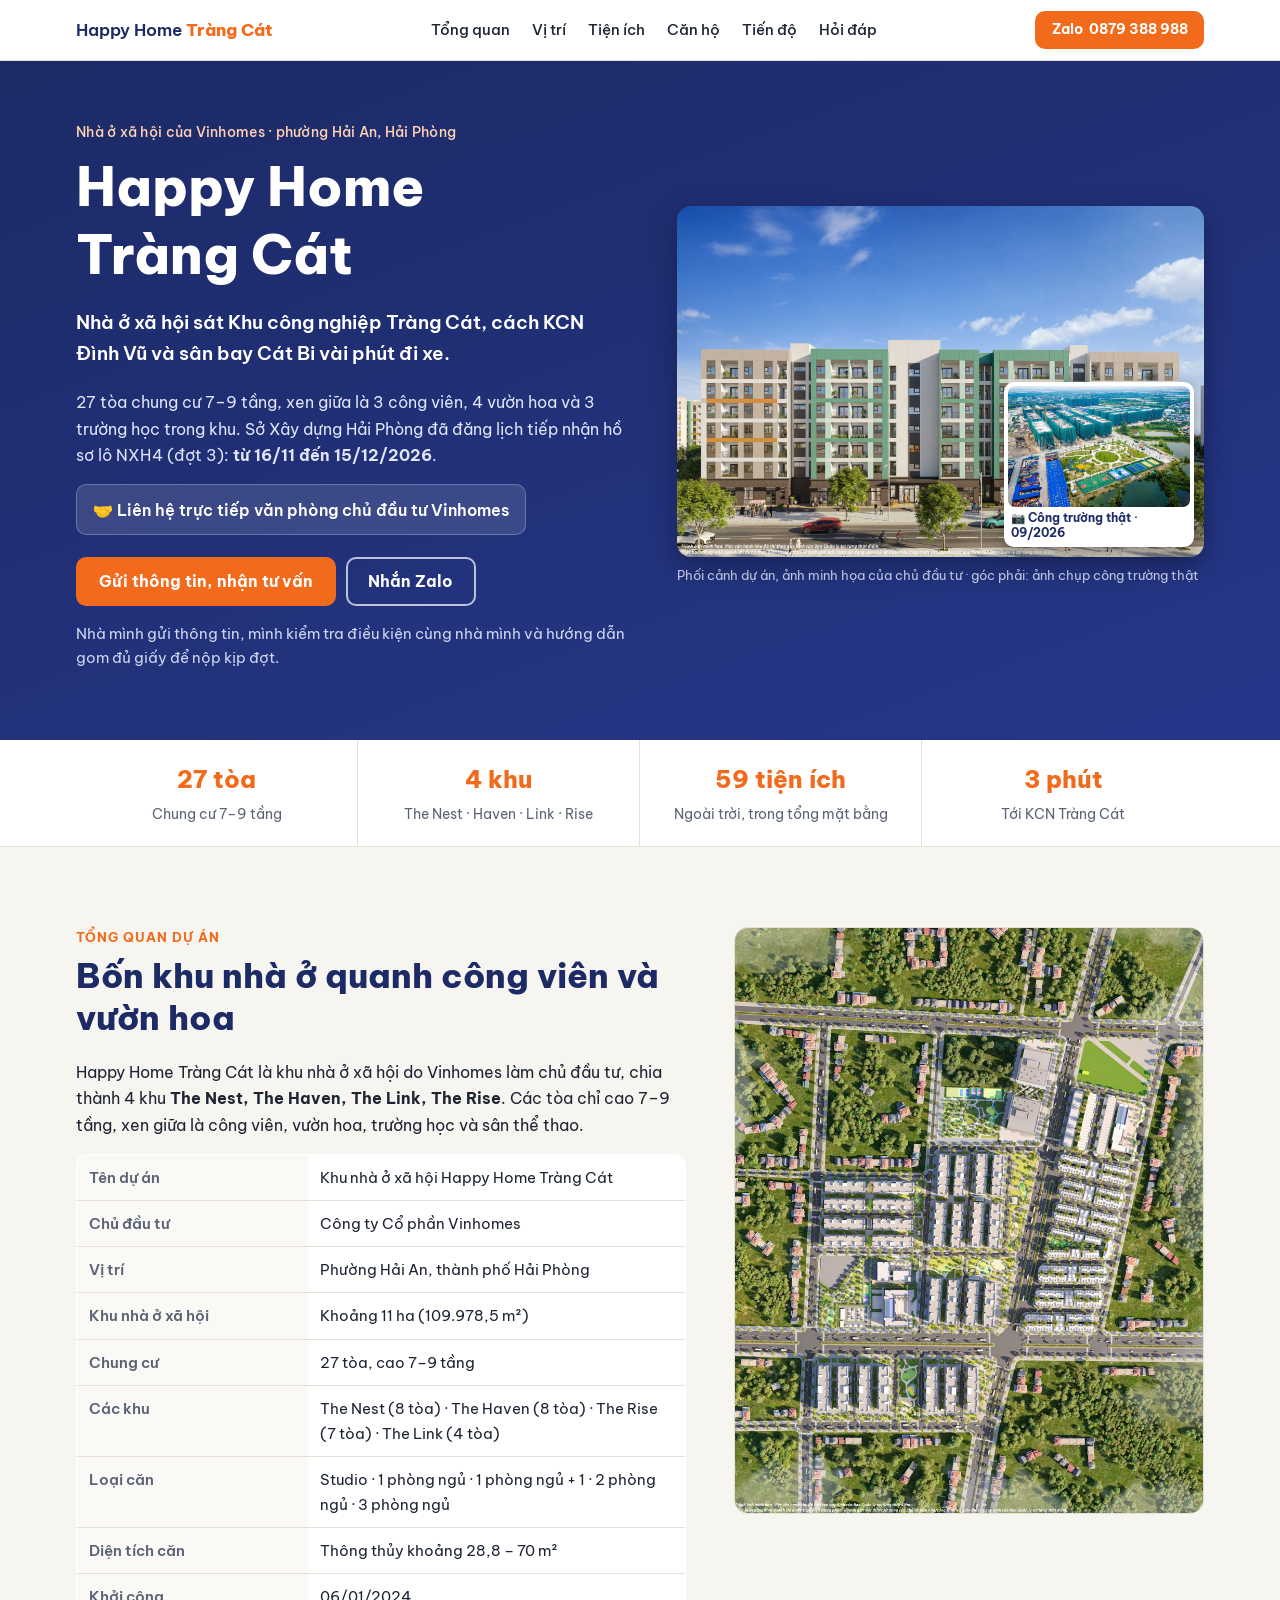
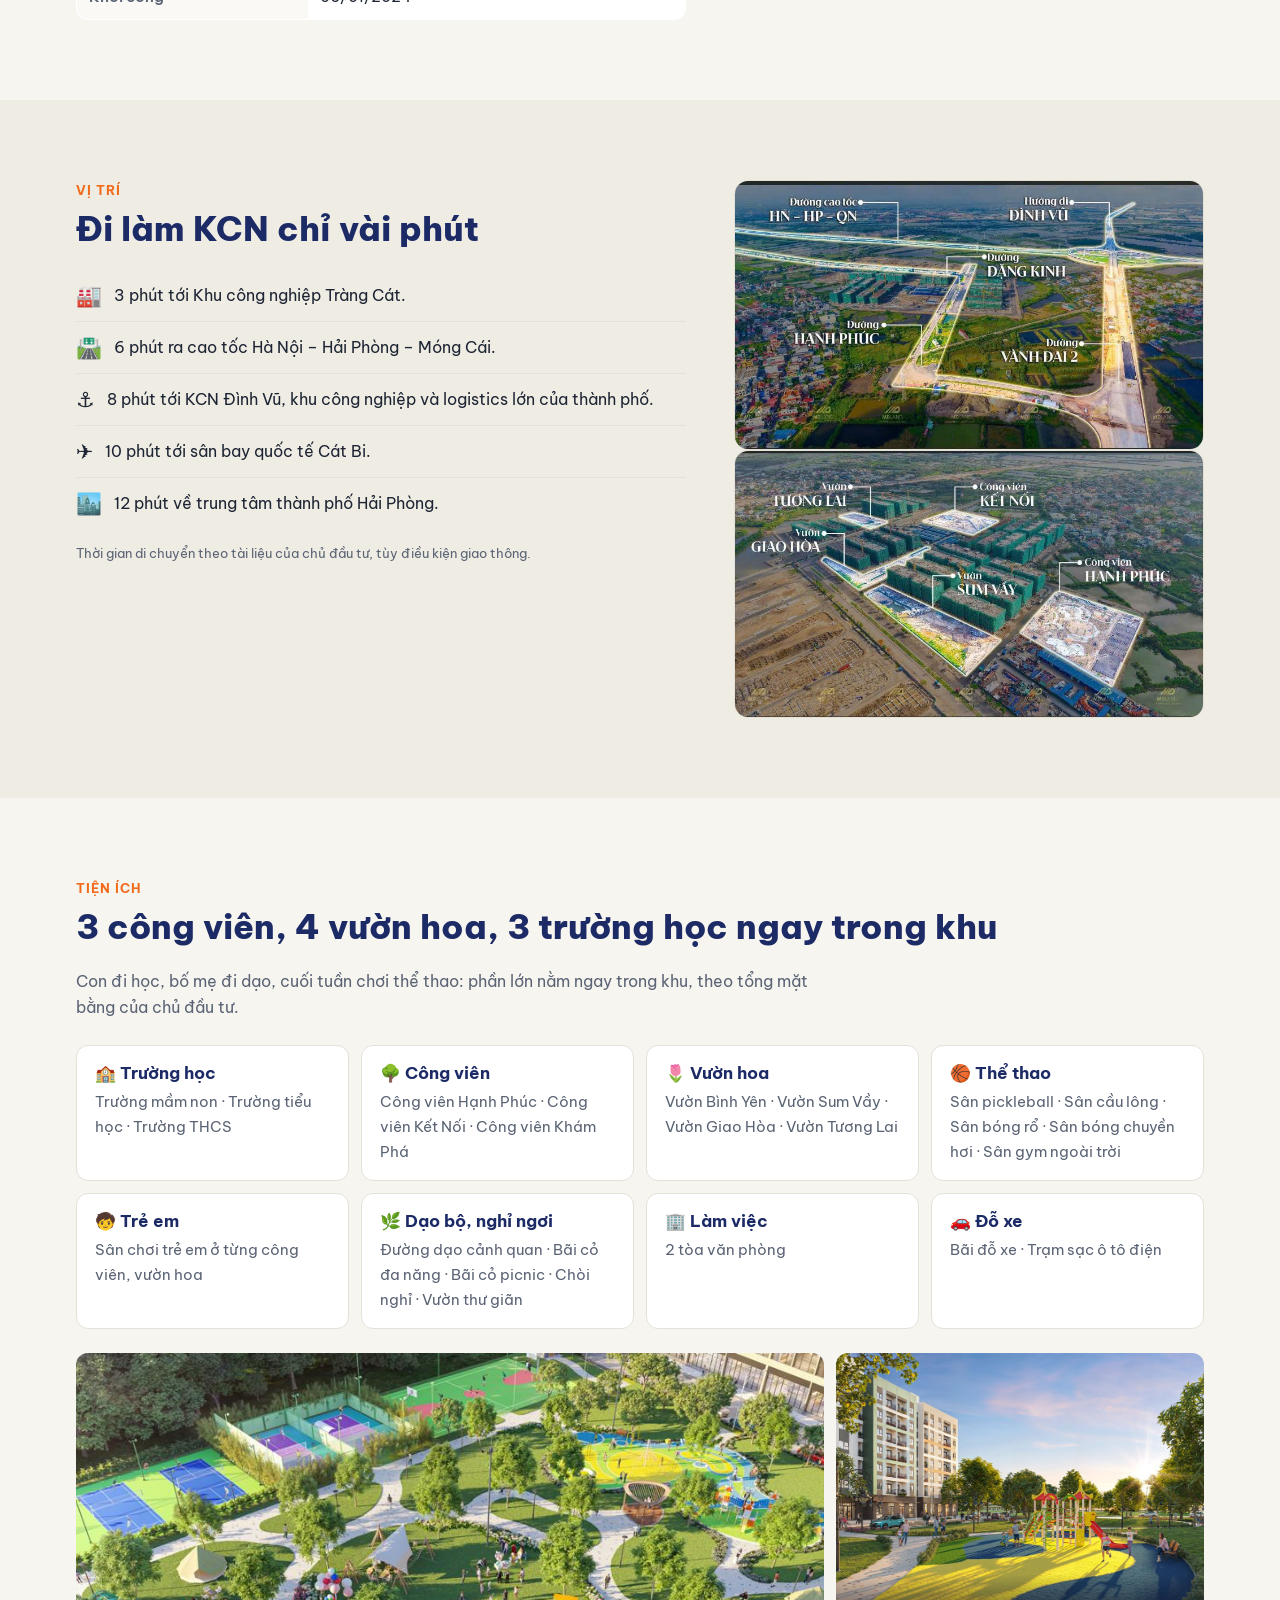
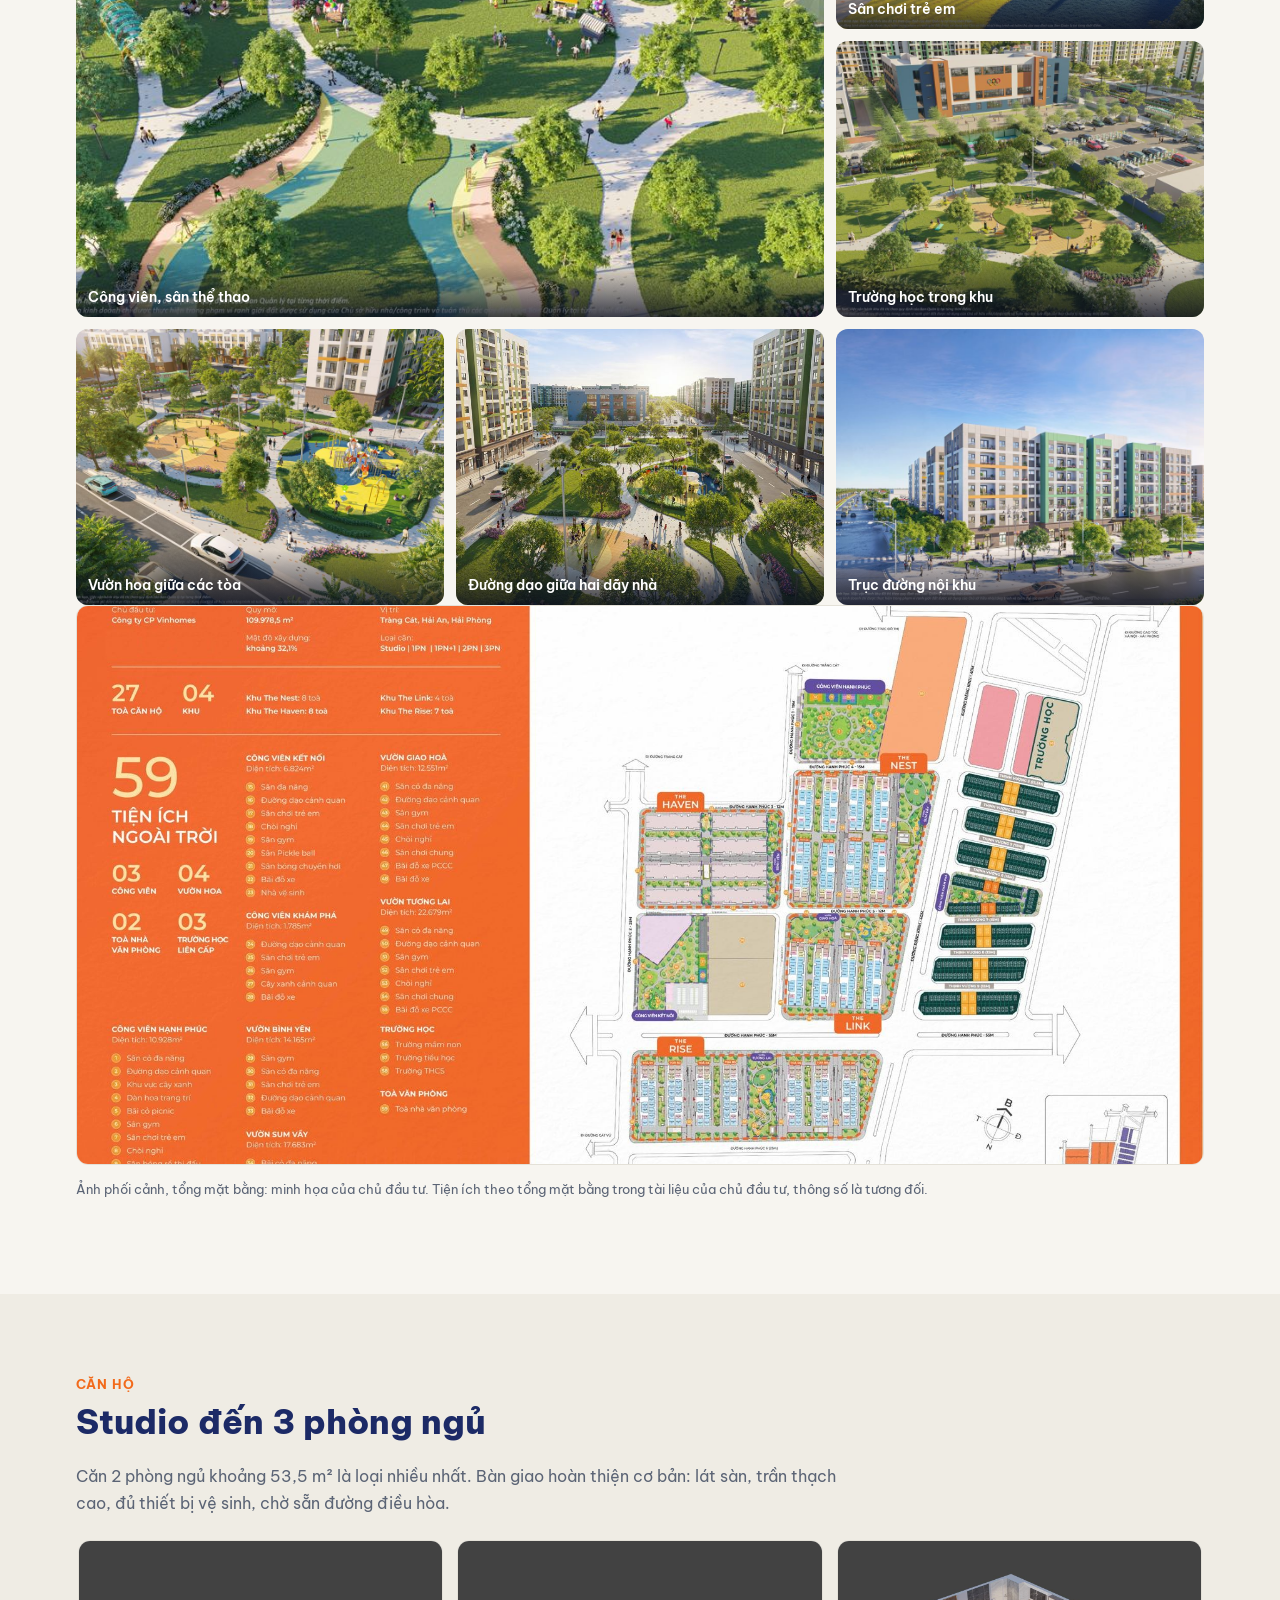
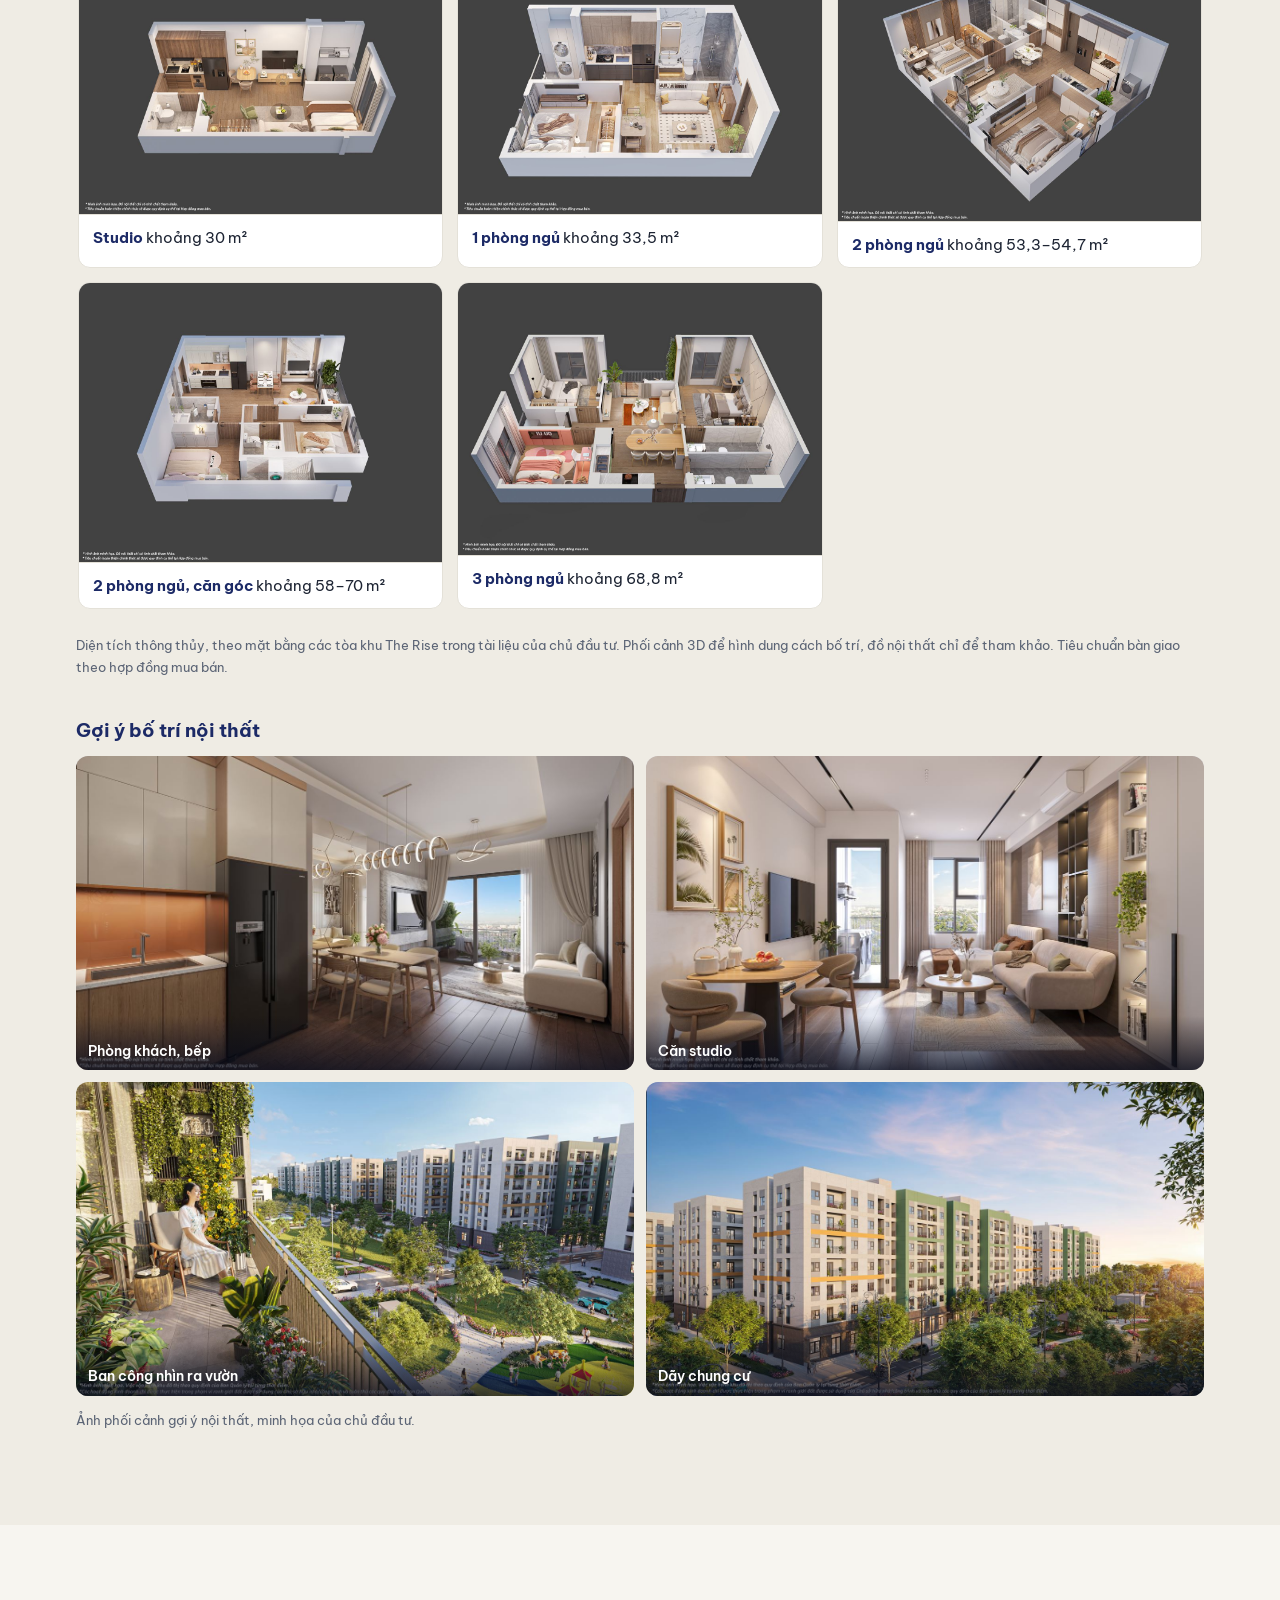
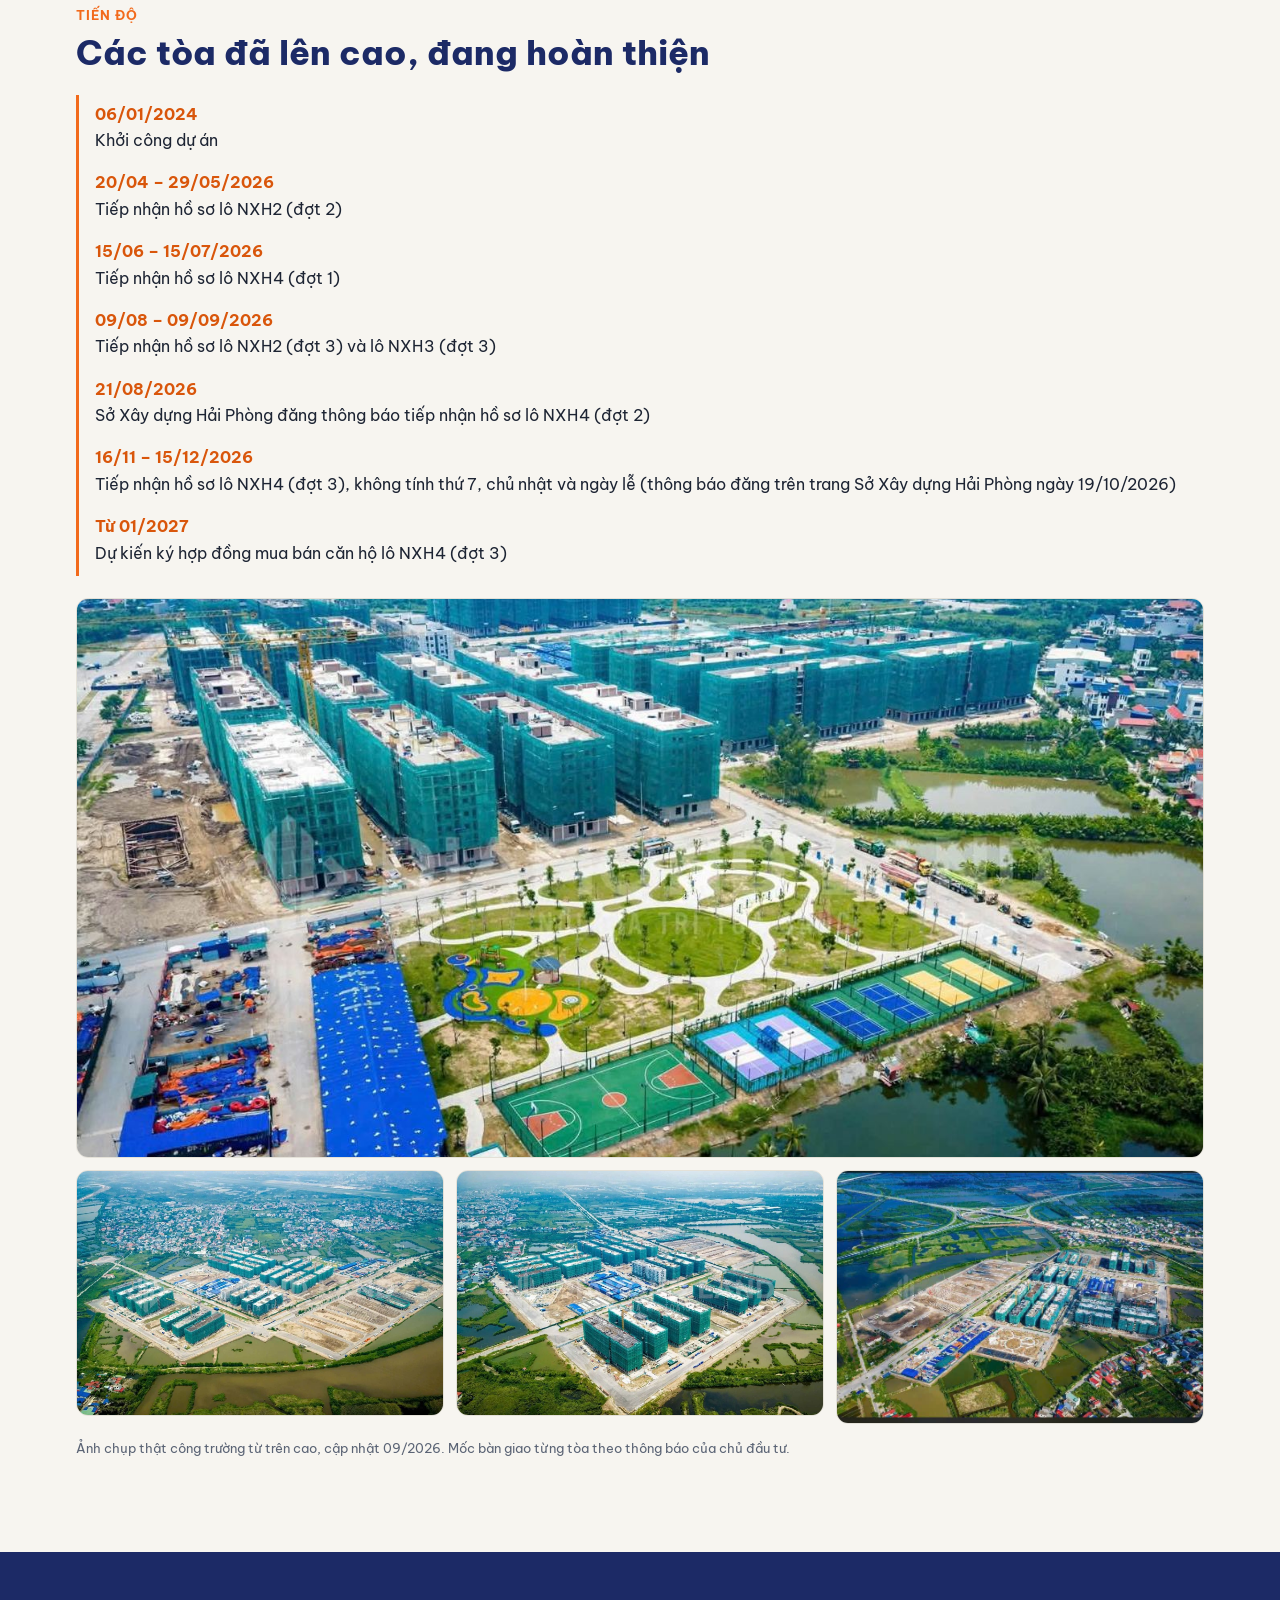
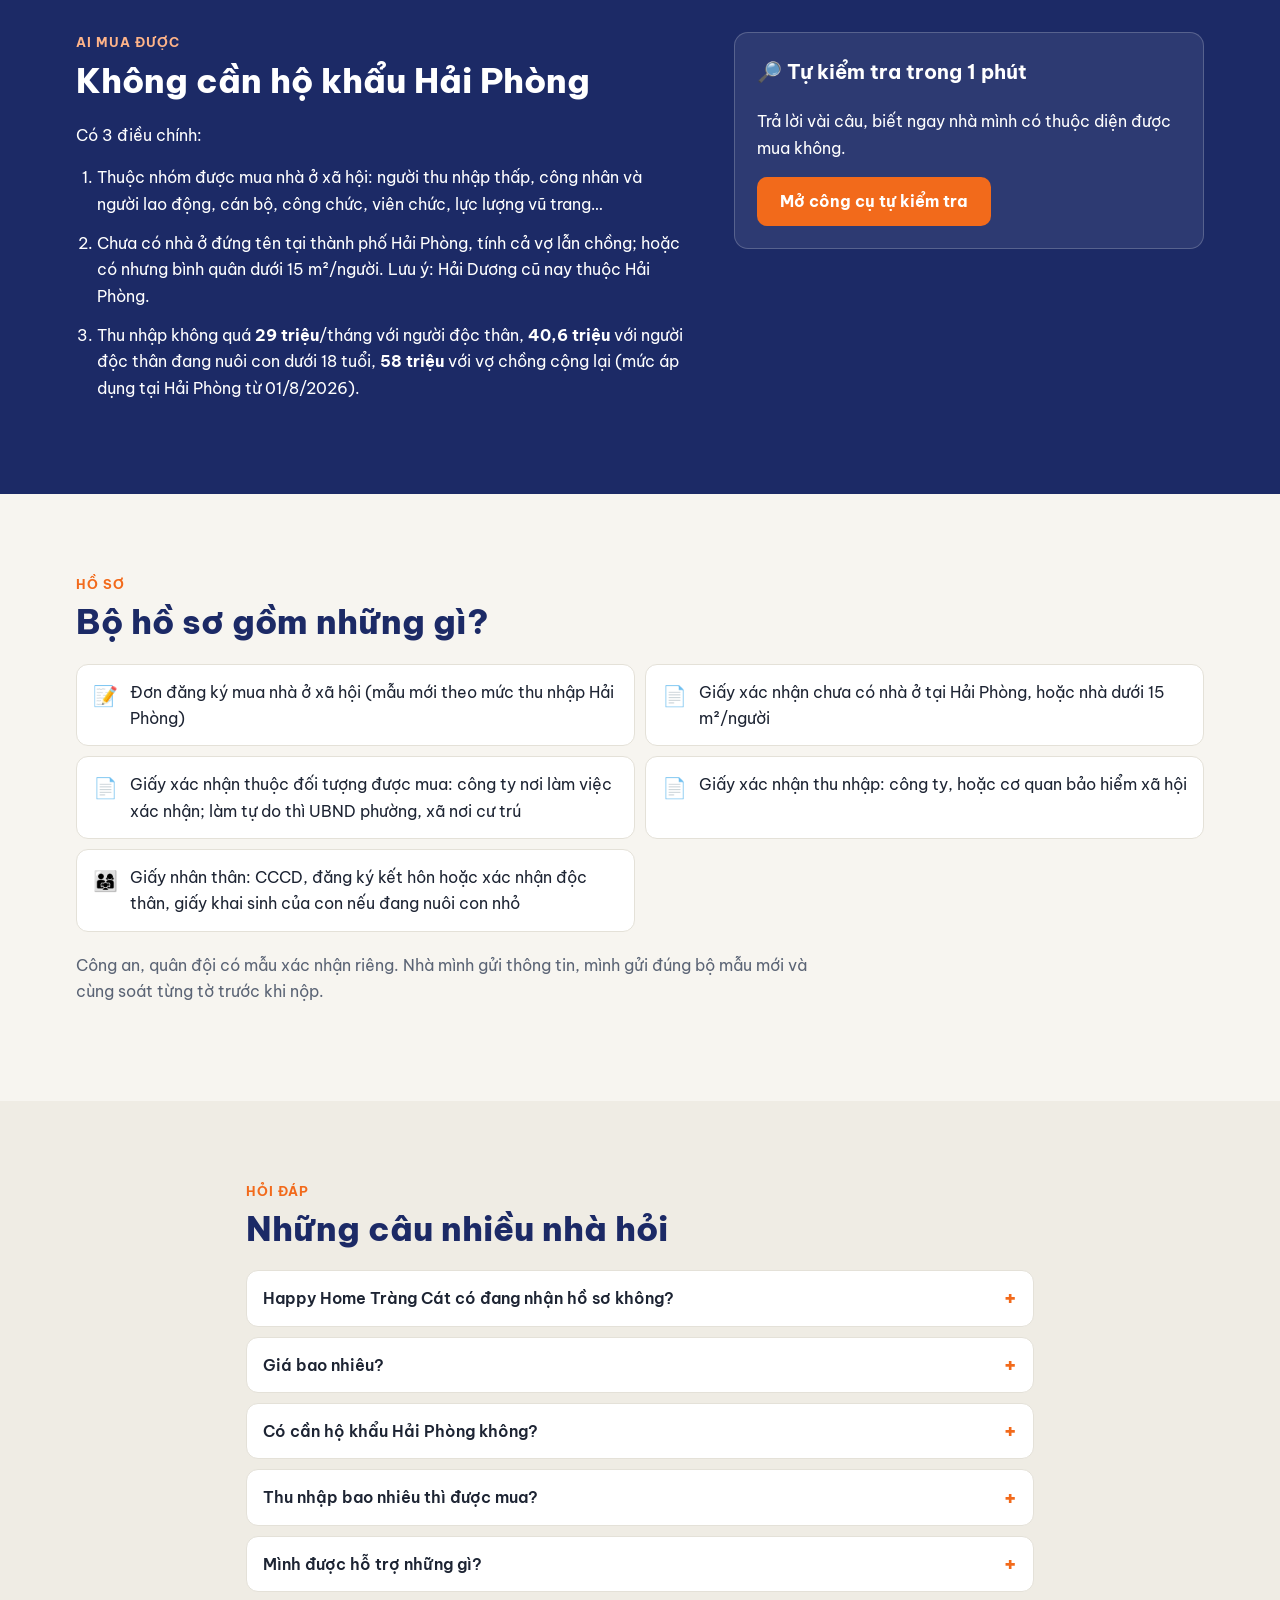
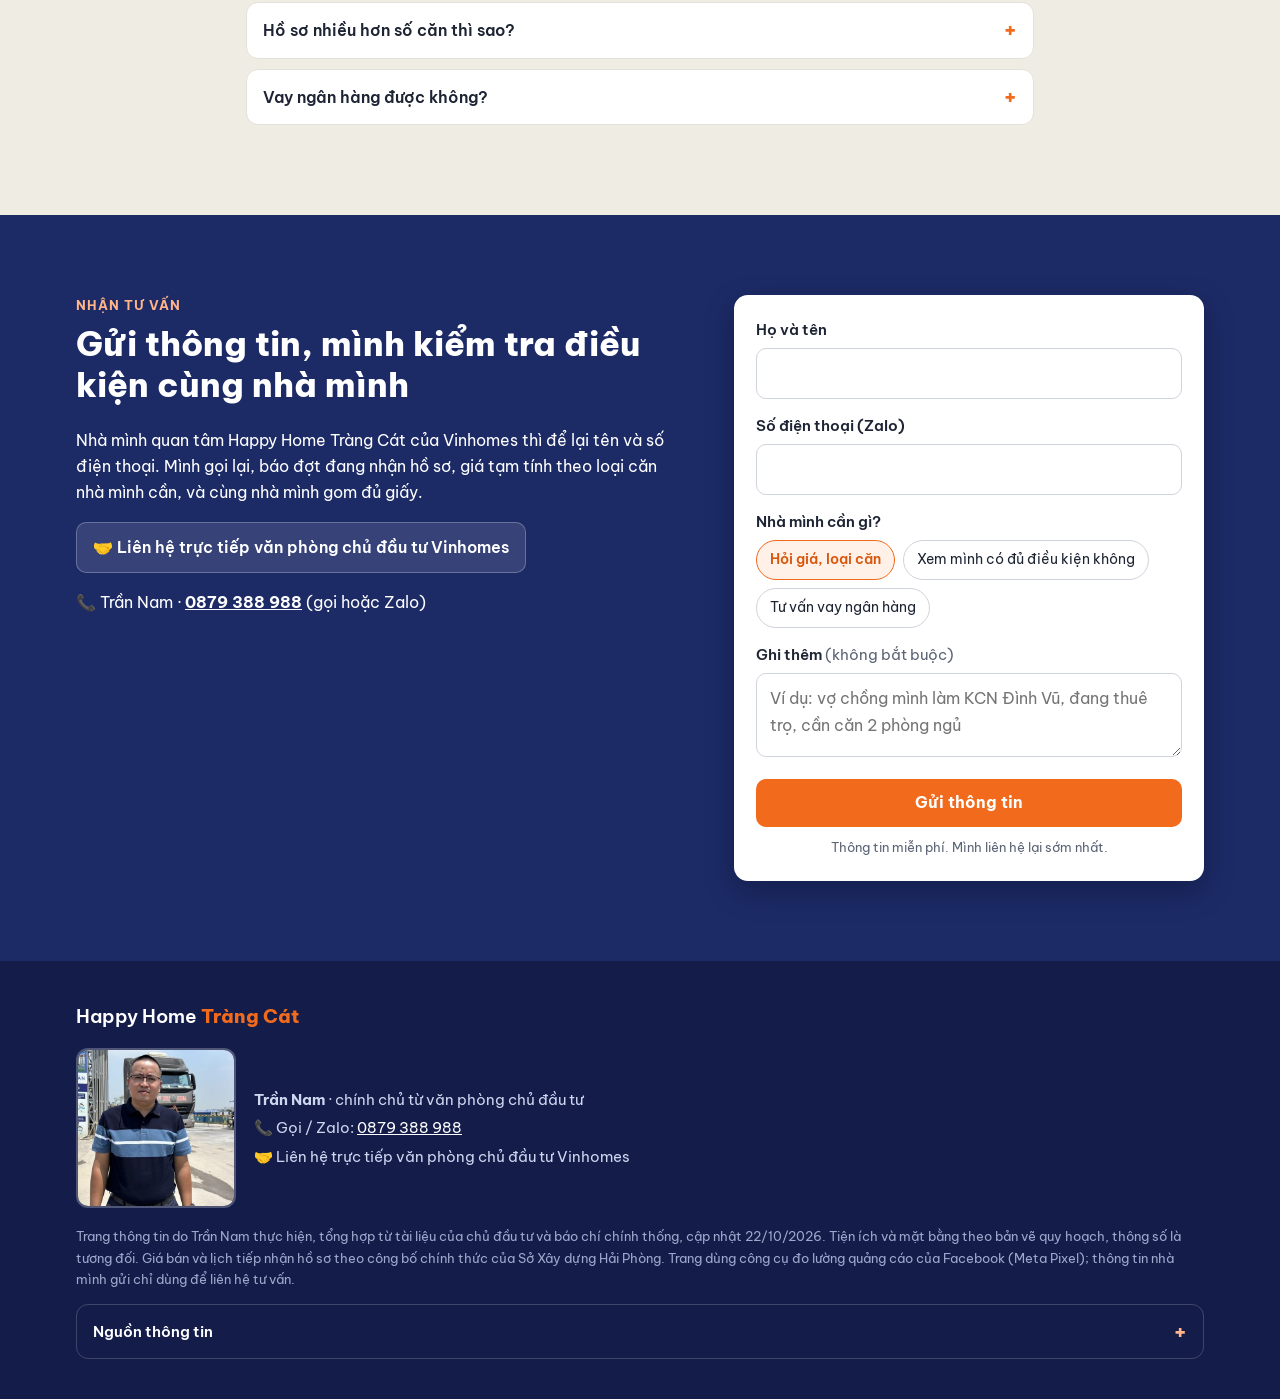
<file: index.html>
<!DOCTYPE html>
<html lang="vi">
<head>
<meta charset="UTF-8">
<meta name="viewport" content="width=device-width, initial-scale=1, viewport-fit=cover">
<title>Happy Home Tràng Cát – Nhà ở xã hội Vinhomes tại Hải Phòng</title>
<meta name="description" content="Happy Home Tràng Cát của Vinhomes: nhà ở xã hội tại phường Hải An, Hải Phòng, 27 tòa 7–9 tầng, 3 công viên, 4 vườn hoa, 3 trường học trong khu. Lô NXH4 (đợt 3) nhận hồ sơ từ 16/11 đến 15/12/2026 theo thông báo đăng trên trang Sở Xây dựng Hải Phòng. Chủ đầu tư trực tiếp, thông tin miễn phí.">
<link rel="canonical" href="https://trangcathappyhome.com/">
<meta property="og:type" content="website">
<meta property="og:url" content="https://trangcathappyhome.com/">
<meta property="og:title" content="Happy Home Tràng Cát – Nhà ở xã hội Vinhomes tại Hải Phòng">
<meta property="og:description" content="27 tòa 7–9 tầng, 3 công viên, 4 vườn hoa, 3 trường học trong khu. Lô NXH4 (đợt 3) nhận hồ sơ từ 16/11 đến 15/12/2026. Liên hệ trực tiếp văn phòng chủ đầu tư Vinhomes, thông tin miễn phí.">
<meta property="og:image" content="https://trangcathappyhome.com/img/chia-se.jpg">
<meta property="og:locale" content="vi_VN">
<meta name="theme-color" content="#1c2a66">
<link rel="icon" href="data:image/svg+xml,%3Csvg xmlns='http://www.w3.org/2000/svg' viewBox='0 0 32 32'%3E%3Crect width='32' height='32' rx='7' fill='%231c2a66'/%3E%3Cpath d='M16 6 5 15h3v10h6v-6h4v6h6V15h3z' fill='%23f26a1b'/%3E%3C/svg%3E">
<link rel="preconnect" href="https://fonts.googleapis.com">
<link rel="preconnect" href="https://fonts.gstatic.com" crossorigin>
<link href="https://fonts.googleapis.com/css2?family=Be+Vietnam+Pro:wght@400;500;600;700;800&display=swap" rel="stylesheet">
<link rel="stylesheet" href="style.css">
<script type="application/ld+json">{"@context": "https://schema.org", "@type": "WebSite", "@id": "https://trangcathappyhome.com/#web", "url": "https://trangcathappyhome.com/", "name": "Happy Home Tràng Cát", "alternateName": ["trangcathappyhome.com", "Nhà ở xã hội Tràng Cát Vinhomes"], "inLanguage": "vi-VN"}</script>
<script type="application/ld+json">{"@context": "https://schema.org", "@type": "ApartmentComplex", "@id": "https://trangcathappyhome.com/#du-an", "name": "Happy Home Tràng Cát", "description": "Khu nhà ở xã hội của Vinhomes tại phường Hải An, Hải Phòng: 27 tòa chung cư 7–9 tầng chia 4 khu The Nest, The Haven, The Link, The Rise; 3 công viên, 4 vườn hoa, 3 trường học trong khu.", "url": "https://trangcathappyhome.com/", "image": "https://trangcathappyhome.com/img/pc-toa-nha.jpg", "address": {"@type": "PostalAddress", "addressLocality": "Phường Hải An", "addressRegion": "Hải Phòng", "addressCountry": "VN"}}</script>
<script type="application/ld+json">{"@context": "https://schema.org", "@type": "FAQPage", "mainEntity": [{"@type": "Question", "name": "Happy Home Tràng Cát có đang nhận hồ sơ không?", "acceptedAnswer": {"@type": "Answer", "text": "Có lịch mới: Sở Xây dựng Hải Phòng đã đăng thông báo của chủ đầu tư ngày 19/10/2026, lô NXH4 (đợt 3) tiếp nhận hồ sơ từ 16/11/2026 đến hết 15/12/2026 (không tính thứ 7, chủ nhật và ngày lễ), dự kiến ký hợp đồng mua bán từ tháng 01/2027. Nhà mình nhắn mình để kiểm tra điều kiện và gom đủ giấy trước ngày mở nhận, mình báo đúng theo thông tin mới nhất."}}, {"@type": "Question", "name": "Giá bao nhiêu?", "acceptedAnswer": {"@type": "Answer", "text": "Giá nhà ở xã hội là giá tạm tính theo từng đợt, khác nhau theo loại căn và diện tích. Mình không đăng giá lên mạng vì mỗi đợt một khác, dễ gây hiểu nhầm. Nhà mình để lại số điện thoại, mình gọi báo giá tạm tính đúng loại căn nhà mình cần."}}, {"@type": "Question", "name": "Có cần hộ khẩu Hải Phòng không?", "acceptedAnswer": {"@type": "Answer", "text": "Không cần. Điều được xét là nhà mình chưa có nhà ở đứng tên tại thành phố Hải Phòng (tính cả vợ lẫn chồng), đúng nhóm được mua và thu nhập không vượt mức. Lưu ý: Hải Dương cũ đã nhập vào Hải Phòng, nên nhà đứng tên ở Hải Dương cũ cũng tính là nhà tại Hải Phòng."}}, {"@type": "Question", "name": "Thu nhập bao nhiêu thì được mua?", "acceptedAnswer": {"@type": "Answer", "text": "Tại Hải Phòng, từ 01/8/2026: độc thân không quá 29 triệu/tháng, độc thân đang nuôi con dưới 18 tuổi không quá 40,6 triệu/tháng, vợ chồng cộng lại không quá 58 triệu/tháng."}}, {"@type": "Question", "name": "Mình được hỗ trợ những gì?", "acceptedAnswer": {"@type": "Answer", "text": "Nhà mình hướng dẫn hồ sơ miễn phí, tận tâm từng bước đến ngày nhận nhà: soát điều kiện, chỉ từng tờ giấy cần xin, soát bộ hồ sơ trước khi nộp. Mình không giữ giấy gốc của ai."}}, {"@type": "Question", "name": "Hồ sơ nhiều hơn số căn thì sao?", "acceptedAnswer": {"@type": "Answer", "text": "Hồ sơ hợp lệ nộp khi căn còn thì được xét mua theo quy định; chỉ bốc thăm khi hồ sơ hợp lệ nhiều hơn số căn của đợt. Vì vậy nhà nào gom đủ giấy sớm thì chủ động hơn, không bao giờ thiệt."}}, {"@type": "Question", "name": "Vay ngân hàng được không?", "acceptedAnswer": {"@type": "Answer", "text": "Được. Khi đã ký hợp đồng mua, nhà mình vay được Ngân hàng Chính sách xã hội tối đa 80% giá trị hợp đồng, thời hạn tối đa 25 năm. Mình hướng dẫn cả phần vay khi nhà mình cần."}}]}</script>
</head>
<body>

<header class="dau">
  <div class="khung dau-trong">
    <a href="#" class="ten-trang">Happy Home <b>Tràng Cát</b></a>
    <nav class="menu" aria-label="Mục lục">
      <a href="#tong-quan">Tổng quan</a>
      <a href="#vi-tri">Vị trí</a>
      <a href="#tien-ich">Tiện ích</a>
      <a href="#can-ho">Căn hộ</a>
      <a href="#tien-do">Tiến độ</a>
      <a href="#hoi-dap">Hỏi đáp</a>
    </nav>
    <a class="nut nut-zalo nho" href="https://zalo.me/0879388988" target="_blank" rel="noopener">Zalo<span class="so-dt"> 0879 388 988</span></a>
  </div>
</header>

<main>

<!-- ── MỞ ───────────────────────────────────────── -->
<section class="mo">
  <div class="khung mo-trong">
    <div class="mo-chu">
      <p class="nhan">Nhà ở xã hội của Vinhomes · phường Hải An, Hải Phòng</p>
      <h1>Happy Home <span class="dong">Tràng Cát</span></h1>
      <p class="mo-moc">Nhà ở xã hội sát Khu công nghiệp Tràng Cát, cách KCN Đình Vũ và sân bay Cát Bi vài phút đi xe.</p>
      <p class="mo-phu">27 tòa chung cư 7–9 tầng, xen giữa là 3 công viên, 4 vườn hoa và 3 trường học trong khu. Sở Xây dựng Hải Phòng đã đăng lịch tiếp nhận hồ sơ lô NXH4 (đợt 3): <b>từ 16/11 đến 15/12/2026</b>.</p>
      <p class="uy-tin">🤝 Liên hệ trực tiếp văn phòng chủ đầu tư Vinhomes</p>
      <div class="mo-nut">
        <a class="nut nut-cam" href="#dang-ky">Gửi thông tin, nhận tư vấn</a>
        <a class="nut nut-vien" href="https://zalo.me/0879388988" target="_blank" rel="noopener">Nhắn Zalo</a>
      </div>
      <p class="mo-nho">Nhà mình gửi thông tin, mình kiểm tra điều kiện cùng nhà mình và hướng dẫn gom đủ giấy để nộp kịp đợt.</p>
    </div>
    <figure class="mo-anh">
      <div class="mo-khung-anh">
        <img src="img/pc-toa-nha.jpg" width="1600" height="1066" alt="Phối cảnh các tòa chung cư Happy Home Tràng Cát" fetchpriority="high">
        <a class="anh-that" href="#tien-do">
          <img src="img/flycam-1.jpg" width="1400" height="932" alt="Công trường Happy Home Tràng Cát nhìn từ trên cao">
          <span>📷 Công trường thật · 09/2026</span>
        </a>
      </div>
      <figcaption>Phối cảnh dự án, ảnh minh họa của chủ đầu tư · góc phải: ảnh chụp công trường thật</figcaption>
    </figure>
  </div>
</section>

<!-- ── SỐ NHANH ─────────────────────────────────── -->
<section class="so-nhanh" aria-label="Số liệu chính">
  <div class="khung luoi-so">
    <div class="o-so"><b>27 tòa</b><span>Chung cư 7–9 tầng</span></div>
    <div class="o-so"><b>4 khu</b><span>The Nest · Haven · Link · Rise</span></div>
    <div class="o-so"><b>59 tiện ích</b><span>Ngoài trời, trong tổng mặt bằng</span></div>
    <div class="o-so"><b>3 phút</b><span>Tới KCN Tràng Cát</span></div>
  </div>
</section>

<!-- ── TỔNG QUAN ────────────────────────────────── -->
<section id="tong-quan" class="khuc">
  <div class="khung hai-cot">
    <div>
      <p class="nhan-khuc">Tổng quan dự án</p>
      <h2>Bốn khu nhà ở quanh công viên và vườn hoa</h2>
      <p>Happy Home Tràng Cát là khu nhà ở xã hội do Vinhomes làm chủ đầu tư, chia thành 4 khu <b>The Nest, The Haven, The Link, The Rise</b>. Các tòa chỉ cao 7–9 tầng, xen giữa là công viên, vườn hoa, trường học và sân thể thao.</p>
      <table class="bang">
        <tr><th>Tên dự án</th><td>Khu nhà ở xã hội Happy Home Tràng Cát</td></tr>
        <tr><th>Chủ đầu tư</th><td>Công ty Cổ phần Vinhomes</td></tr>
        <tr><th>Vị trí</th><td>Phường Hải An, thành phố Hải Phòng</td></tr>
        <tr><th>Khu nhà ở xã hội</th><td>Khoảng 11 ha (109.978,5 m²)</td></tr>
        <tr><th>Chung cư</th><td>27 tòa, cao 7–9 tầng</td></tr>
        <tr><th>Các khu</th><td>The Nest (8 tòa) · The Haven (8 tòa) · The Rise (7 tòa) · The Link (4 tòa)</td></tr>
        <tr><th>Loại căn</th><td>Studio · 1 phòng ngủ · 1 phòng ngủ + 1 · 2 phòng ngủ · 3 phòng ngủ</td></tr>
        <tr><th>Diện tích căn</th><td>Thông thủy khoảng 28,8 – 70 m²</td></tr>
        <tr><th>Khởi công</th><td>06/01/2024</td></tr>
      </table>
    </div>
    <figure class="anh-don">
      <a href="img/pc-tong-the.jpg" class="mo-lon"><img src="img/pc-tong-the.jpg" width="900" height="1125" loading="lazy" alt="Phối cảnh tổng thể Happy Home Tràng Cát nhìn từ trên cao"></a>
    </figure>
  </div>
</section>

<!-- ── VỊ TRÍ ───────────────────────────────────── -->
<section id="vi-tri" class="khuc nen-nhat">
  <div class="khung hai-cot dao">
    <div>
      <p class="nhan-khuc">Vị trí</p>
      <h2>Đi làm KCN chỉ vài phút</h2>
      <ul class="ds-icon">
        <li><span>🏭</span>3 phút tới Khu công nghiệp Tràng Cát.</li>
        <li><span>🛣️</span>6 phút ra cao tốc Hà Nội – Hải Phòng – Móng Cái.</li>
        <li><span>⚓</span>8 phút tới KCN Đình Vũ, khu công nghiệp và logistics lớn của thành phố.</li>
        <li><span>✈️</span>10 phút tới sân bay quốc tế Cát Bi.</li>
        <li><span>🏙️</span>12 phút về trung tâm thành phố Hải Phòng.</li>
      </ul>
      <p class="chu-thich">Thời gian di chuyển theo tài liệu của chủ đầu tư, tùy điều kiện giao thông.</p>
    </div>
    <figure class="anh-don">
      <a href="img/vi-tri-duong.jpg" class="mo-lon"><img src="img/vi-tri-duong.jpg" width="828" height="475" loading="lazy" alt="Các trục đường kết nối dự án: cao tốc Hà Nội – Hải Phòng – Quảng Ninh, hướng đi Đình Vũ, đường Đằng Kinh"></a>
      <a href="img/vi-tri-tien-ich.jpg" class="mo-lon"><img src="img/vi-tri-tien-ich.jpg" width="828" height="471" loading="lazy" alt="Vị trí các công viên, vườn hoa trong dự án trên ảnh chụp thật từ trên cao"></a>
    </figure>
  </div>
</section>

<!-- ── TIỆN ÍCH ─────────────────────────────────── -->
<section id="tien-ich" class="khuc">
  <div class="khung">
    <p class="nhan-khuc">Tiện ích</p>
    <h2>3 công viên, 4 vườn hoa, 3 trường học ngay trong khu</h2>
    <p class="dan">Con đi học, bố mẹ đi dạo, cuối tuần chơi thể thao: phần lớn nằm ngay trong khu, theo tổng mặt bằng của chủ đầu tư.</p>
    <div class="luoi-tien-ich">
      <div class="the"><h3>🏫 Trường học</h3><p>Trường mầm non · Trường tiểu học · Trường THCS</p></div>
      <div class="the"><h3>🌳 Công viên</h3><p>Công viên Hạnh Phúc · Công viên Kết Nối · Công viên Khám Phá</p></div>
      <div class="the"><h3>🌷 Vườn hoa</h3><p>Vườn Bình Yên · Vườn Sum Vầy · Vườn Giao Hòa · Vườn Tương Lai</p></div>
      <div class="the"><h3>🏀 Thể thao</h3><p>Sân pickleball · Sân cầu lông · Sân bóng rổ · Sân bóng chuyền hơi · Sân gym ngoài trời</p></div>
      <div class="the"><h3>🧒 Trẻ em</h3><p>Sân chơi trẻ em ở từng công viên, vườn hoa</p></div>
      <div class="the"><h3>🌿 Dạo bộ, nghỉ ngơi</h3><p>Đường dạo cảnh quan · Bãi cỏ đa năng · Bãi cỏ picnic · Chòi nghỉ · Vườn thư giãn</p></div>
      <div class="the"><h3>🏢 Làm việc</h3><p>2 tòa văn phòng</p></div>
      <div class="the"><h3>🚗 Đỗ xe</h3><p>Bãi đỗ xe · Trạm sạc ô tô điện</p></div>
    </div>
    <div class="khung-anh">
      <a href="img/pc-cong-vien.jpg" class="mo-lon lon"><img src="img/pc-cong-vien.jpg" width="960" height="637" loading="lazy" alt="Phối cảnh công viên có sân pickleball, sân bóng rổ và đường dạo"><span>Công viên, sân thể thao</span></a>
      <a href="img/pc-san-choi.jpg" class="mo-lon"><img src="img/pc-san-choi.jpg" width="960" height="685" loading="lazy" alt="Phối cảnh sân chơi trẻ em cạnh các tòa nhà"><span>Sân chơi trẻ em</span></a>
      <a href="img/pc-truong-hoc.jpg" class="mo-lon"><img src="img/pc-truong-hoc.jpg" width="960" height="640" loading="lazy" alt="Phối cảnh trường học và vườn hoa trong khu"><span>Trường học trong khu</span></a>
      <a href="img/pc-vuon-hoa.jpg" class="mo-lon"><img src="img/pc-vuon-hoa.jpg" width="960" height="640" loading="lazy" alt="Phối cảnh vườn hoa và sân chơi giữa các tòa"><span>Vườn hoa giữa các tòa</span></a>
      <a href="img/pc-duong-dao.jpg" class="mo-lon"><img src="img/pc-duong-dao.jpg" width="720" height="900" loading="lazy" alt="Phối cảnh đường dạo cảnh quan giữa hai dãy nhà"><span>Đường dạo giữa hai dãy nhà</span></a>
      <a href="img/pc-truc-duong.jpg" class="mo-lon"><img src="img/pc-truc-duong.jpg" width="960" height="640" loading="lazy" alt="Phối cảnh trục đường nội khu và các tòa chung cư"><span>Trục đường nội khu</span></a>
    </div>
    <a href="img/tong-mat-bang.jpg" class="mo-lon anh-rong" style="margin-top:12px"><img src="img/tong-mat-bang.jpg" width="1800" height="1273" loading="lazy" alt="Tổng mặt bằng Khu Hạnh Phúc, Happy Home Tràng Cát, 59 tiện ích ngoài trời"></a>
    <p class="chu-thich">Ảnh phối cảnh, tổng mặt bằng: minh họa của chủ đầu tư. Tiện ích theo tổng mặt bằng trong tài liệu của chủ đầu tư, thông số là tương đối.</p>
  </div>
</section>

<!-- ── CĂN HỘ ───────────────────────────────────── -->
<section id="can-ho" class="khuc nen-nhat">
  <div class="khung">
    <p class="nhan-khuc">Căn hộ</p>
    <h2>Studio đến 3 phòng ngủ</h2>
    <p class="dan">Căn 2 phòng ngủ khoảng 53,5 m² là loại nhiều nhất. Bàn giao hoàn thiện cơ bản: lát sàn, trần thạch cao, đủ thiết bị vệ sinh, chờ sẵn đường điều hòa.</p>
    <div class="luoi-can">
      <figure><a href="img/mb3d-studio.jpg" class="mo-lon"><img src="img/mb3d-studio.jpg" width="1200" height="900" loading="lazy" alt="Phối cảnh 3D căn studio"></a><figcaption><b>Studio</b> khoảng 30 m²</figcaption></figure>
      <figure><a href="img/mb3d-1pn.jpg" class="mo-lon"><img src="img/mb3d-1pn.jpg" width="1200" height="900" loading="lazy" alt="Phối cảnh 3D căn 1 phòng ngủ"></a><figcaption><b>1 phòng ngủ</b> khoảng 33,5 m²</figcaption></figure>
      <figure><a href="img/mb3d-2pn.jpg" class="mo-lon"><img src="img/mb3d-2pn.jpg" width="1200" height="923" loading="lazy" alt="Phối cảnh 3D căn 2 phòng ngủ"></a><figcaption><b>2 phòng ngủ</b> khoảng 53,3–54,7 m²</figcaption></figure>
      <figure><a href="img/mb3d-2pn-goc.jpg" class="mo-lon"><img src="img/mb3d-2pn-goc.jpg" width="1200" height="923" loading="lazy" alt="Phối cảnh 3D căn góc 2 phòng ngủ"></a><figcaption><b>2 phòng ngủ, căn góc</b> khoảng 58–70 m²</figcaption></figure>
      <figure><a href="img/mb3d-3pn.jpg" class="mo-lon"><img src="img/mb3d-3pn.jpg" width="1200" height="900" loading="lazy" alt="Phối cảnh 3D căn 3 phòng ngủ"></a><figcaption><b>3 phòng ngủ</b> khoảng 68,8 m²</figcaption></figure>
    </div>
    <p class="chu-thich">Diện tích thông thủy, theo mặt bằng các tòa khu The Rise trong tài liệu của chủ đầu tư. Phối cảnh 3D để hình dung cách bố trí, đồ nội thất chỉ để tham khảo. Tiêu chuẩn bàn giao theo hợp đồng mua bán.</p>

    <h3 class="tieu-de-phu">Gợi ý bố trí nội thất</h3>
    <div class="luoi-noi-that">
      <a href="img/nt-phong-khach.jpg" class="mo-lon"><img src="img/nt-phong-khach.jpg" width="1200" height="675" loading="lazy" alt="Phối cảnh gợi ý nội thất phòng khách và bếp"><span>Phòng khách, bếp</span></a>
      <a href="img/nt-studio.jpg" class="mo-lon"><img src="img/nt-studio.jpg" width="1200" height="675" loading="lazy" alt="Phối cảnh gợi ý nội thất căn studio"><span>Căn studio</span></a>
      <a href="img/pc-ban-cong.jpg" class="mo-lon"><img src="img/pc-ban-cong.jpg" width="1400" height="788" loading="lazy" alt="Phối cảnh ban công nhìn ra vườn hoa"><span>Ban công nhìn ra vườn</span></a>
      <a href="img/pc-day-nha.jpg" class="mo-lon"><img src="img/pc-day-nha.jpg" width="1400" height="788" loading="lazy" alt="Phối cảnh dãy chung cư 7–9 tầng"><span>Dãy chung cư</span></a>
    </div>
    <p class="chu-thich">Ảnh phối cảnh gợi ý nội thất, minh họa của chủ đầu tư.</p>
  </div>
</section>

<!-- ── TIẾN ĐỘ ──────────────────────────────────── -->
<section id="tien-do" class="khuc">
  <div class="khung">
    <p class="nhan-khuc">Tiến độ</p>
    <h2>Các tòa đã lên cao, đang hoàn thiện</h2>
    <ul class="moc">
      <li><b>06/01/2024</b>Khởi công dự án</li>
      <li><b>20/04 – 29/05/2026</b>Tiếp nhận hồ sơ lô NXH2 (đợt 2)</li>
      <li><b>15/06 – 15/07/2026</b>Tiếp nhận hồ sơ lô NXH4 (đợt 1)</li>
      <li><b>09/08 – 09/09/2026</b>Tiếp nhận hồ sơ lô NXH2 (đợt 3) và lô NXH3 (đợt 3)</li>
      <li><b>21/08/2026</b>Sở Xây dựng Hải Phòng đăng thông báo tiếp nhận hồ sơ lô NXH4 (đợt 2)</li>
      <li><b>16/11 – 15/12/2026</b>Tiếp nhận hồ sơ lô NXH4 (đợt 3), không tính thứ 7, chủ nhật và ngày lễ (thông báo đăng trên trang Sở Xây dựng Hải Phòng ngày 19/10/2026)</li>
      <li><b>Từ 01/2027</b>Dự kiến ký hợp đồng mua bán căn hộ lô NXH4 (đợt 3)</li>
    </ul>
    <a href="img/flycam-1.jpg" class="mo-lon anh-rong"><img src="img/flycam-1.jpg" width="1400" height="932" loading="lazy" alt="Công trường Happy Home Tràng Cát nhìn từ trên cao, công viên và sân thể thao đã làm xong"></a>
    <div class="luoi-anh ngang">
      <a href="img/flycam-2.jpg" class="mo-lon"><img src="img/flycam-2.jpg" width="1400" height="932" loading="lazy" alt="Các tòa chung cư Happy Home Tràng Cát đang hoàn thiện"></a>
      <a href="img/flycam-3.jpg" class="mo-lon"><img src="img/flycam-3.jpg" width="1400" height="932" loading="lazy" alt="Toàn cảnh công trường Happy Home Tràng Cát từ trên cao"></a>
      <a href="img/flycam-4.jpg" class="mo-lon"><img src="img/flycam-4.jpg" width="828" height="569" loading="lazy" alt="Happy Home Tràng Cát cạnh nút giao đường cao tốc"></a>
    </div>
    <p class="chu-thich">Ảnh chụp thật công trường từ trên cao, cập nhật 09/2026. Mốc bàn giao từng tòa theo thông báo của chủ đầu tư.</p>
  </div>
</section>

<!-- ── AI ĐƯỢC MUA ──────────────────────────────── -->
<section id="ai-duoc-mua" class="khuc nen-xanh">
  <div class="khung hai-cot">
    <div>
      <p class="nhan-khuc sang">Ai mua được</p>
      <h2>Không cần hộ khẩu Hải Phòng</h2>
      <p>Có 3 điều chính:</p>
      <ol class="ds-so">
        <li>Thuộc nhóm được mua nhà ở xã hội: người thu nhập thấp, công nhân và người lao động, cán bộ, công chức, viên chức, lực lượng vũ trang…</li>
        <li>Chưa có nhà ở đứng tên tại thành phố Hải Phòng, tính cả vợ lẫn chồng; hoặc có nhưng bình quân dưới 15 m²/người. Lưu ý: Hải Dương cũ nay thuộc Hải Phòng.</li>
        <li>Thu nhập không quá <b>29 triệu</b>/tháng với người độc thân, <b>40,6 triệu</b> với người độc thân đang nuôi con dưới 18 tuổi, <b>58 triệu</b> với vợ chồng cộng lại (mức áp dụng tại Hải Phòng từ 01/8/2026).</li>
      </ol>
    </div>
    <div class="the-tu-kiem">
      <p class="to">🔎 Tự kiểm tra trong 1 phút</p>
      <p>Trả lời vài câu, biết ngay nhà mình có thuộc diện được mua không.</p>
      <a class="nut nut-cam" href="https://ongchunoxh.com/trang-cat/?nv=nam&amp;n=web-trangcathappyhome" target="_blank" rel="noopener">Mở công cụ tự kiểm tra</a>
    </div>
  </div>
</section>

<!-- ── HỒ SƠ ────────────────────────────────────── -->
<section id="ho-so" class="khuc">
  <div class="khung">
    <p class="nhan-khuc">Hồ sơ</p>
    <h2>Bộ hồ sơ gồm những gì?</h2>
    <ul class="luoi-ho-so">
      <li><span>📝</span>Đơn đăng ký mua nhà ở xã hội (mẫu mới theo mức thu nhập Hải Phòng)</li>
      <li><span>📄</span>Giấy xác nhận chưa có nhà ở tại Hải Phòng, hoặc nhà dưới 15 m²/người</li>
      <li><span>📄</span>Giấy xác nhận thuộc đối tượng được mua: công ty nơi làm việc xác nhận; làm tự do thì UBND phường, xã nơi cư trú</li>
      <li><span>📄</span>Giấy xác nhận thu nhập: công ty, hoặc cơ quan bảo hiểm xã hội</li>
      <li><span>👨‍👩‍👧</span>Giấy nhân thân: CCCD, đăng ký kết hôn hoặc xác nhận độc thân, giấy khai sinh của con nếu đang nuôi con nhỏ</li>
    </ul>
    <p class="dan">Công an, quân đội có mẫu xác nhận riêng. Nhà mình gửi thông tin, mình gửi đúng bộ mẫu mới và cùng soát từng tờ trước khi nộp.</p>
  </div>
</section>

<!-- ── HỎI ĐÁP ──────────────────────────────────── -->
<section id="hoi-dap" class="khuc nen-nhat">
  <div class="khung hep">
    <p class="nhan-khuc">Hỏi đáp</p>
    <h2>Những câu nhiều nhà hỏi</h2>
    <details>
      <summary>Happy Home Tràng Cát có đang nhận hồ sơ không?</summary>
      <p>Có lịch mới: Sở Xây dựng Hải Phòng đã đăng thông báo của chủ đầu tư ngày 19/10/2026, lô NXH4 (đợt 3) tiếp nhận hồ sơ từ 16/11/2026 đến hết 15/12/2026 (không tính thứ 7, chủ nhật và ngày lễ), dự kiến ký hợp đồng mua bán từ tháng 01/2027. Nhà mình nhắn mình để kiểm tra điều kiện và gom đủ giấy trước ngày mở nhận, mình báo đúng theo thông tin mới nhất.</p>
    </details>
    <details>
      <summary>Giá bao nhiêu?</summary>
      <p>Giá nhà ở xã hội là giá tạm tính theo từng đợt, khác nhau theo loại căn và diện tích. Mình không đăng giá lên mạng vì mỗi đợt một khác, dễ gây hiểu nhầm. Nhà mình để lại số điện thoại, mình gọi báo giá tạm tính đúng loại căn nhà mình cần.</p>
    </details>
    <details>
      <summary>Có cần hộ khẩu Hải Phòng không?</summary>
      <p>Không cần. Điều được xét là nhà mình chưa có nhà ở đứng tên tại thành phố Hải Phòng (tính cả vợ lẫn chồng), đúng nhóm được mua và thu nhập không vượt mức. Lưu ý: Hải Dương cũ đã nhập vào Hải Phòng, nên nhà đứng tên ở Hải Dương cũ cũng tính là nhà tại Hải Phòng.</p>
    </details>
    <details>
      <summary>Thu nhập bao nhiêu thì được mua?</summary>
      <p>Tại Hải Phòng, từ 01/8/2026: độc thân không quá 29 triệu/tháng, độc thân đang nuôi con dưới 18 tuổi không quá 40,6 triệu/tháng, vợ chồng cộng lại không quá 58 triệu/tháng. Chưa chắc thì dùng <a href="https://ongchunoxh.com/trang-cat/?nv=nam&amp;n=web-trangcathappyhome" target="_blank" rel="noopener">công cụ tự kiểm tra</a> hoặc nhắn mình.</p>
    </details>
    <details>
      <summary>Mình được hỗ trợ những gì?</summary>
      <p>Nhà mình hướng dẫn hồ sơ miễn phí, tận tâm từng bước đến ngày nhận nhà: soát điều kiện, chỉ từng tờ giấy cần xin, soát bộ hồ sơ trước khi nộp. Mình không giữ giấy gốc của ai.</p>
    </details>
    <details>
      <summary>Hồ sơ nhiều hơn số căn thì sao?</summary>
      <p>Hồ sơ hợp lệ nộp khi căn còn thì được xét mua theo quy định; chỉ bốc thăm khi hồ sơ hợp lệ nhiều hơn số căn của đợt. Vì vậy nhà nào gom đủ giấy sớm thì chủ động hơn, không bao giờ thiệt.</p>
    </details>
    <details>
      <summary>Vay ngân hàng được không?</summary>
      <p>Được. Khi đã ký hợp đồng mua, nhà mình vay được Ngân hàng Chính sách xã hội tối đa 80% giá trị hợp đồng, thời hạn tối đa 25 năm. Mình hướng dẫn cả phần vay khi nhà mình cần.</p>
    </details>
  </div>
</section>

<!-- ── ĐĂNG KÝ ──────────────────────────────────── -->
<section id="dang-ky" class="khuc nen-xanh">
  <div class="khung hai-cot">
    <div>
      <p class="nhan-khuc sang">Nhận tư vấn</p>
      <h2>Gửi thông tin, mình kiểm tra điều kiện cùng nhà mình</h2>
      <p>Nhà mình quan tâm Happy Home Tràng Cát của Vinhomes thì để lại tên và số điện thoại. Mình gọi lại, báo đợt đang nhận hồ sơ, giá tạm tính theo loại căn nhà mình cần, và cùng nhà mình gom đủ giấy.</p>
      <p class="uy-tin">🤝 Liên hệ trực tiếp văn phòng chủ đầu tư Vinhomes</p>
      <p class="lien-he">📞 Trần Nam · <a href="tel:0879388988">0879 388 988</a> (gọi hoặc Zalo)</p>
    </div>
    <form id="form-dk" class="the-form" novalidate>
      <label for="ten">Họ và tên</label>
      <input id="ten" name="ten" type="text" autocomplete="name" maxlength="60" required>
      <label for="sdt">Số điện thoại (Zalo)</label>
      <input id="sdt" name="sdt" type="tel" inputmode="tel" autocomplete="tel" maxlength="14" required>
      <p class="nhan-o">Nhà mình cần gì?</p>
      <div class="chon" role="group" aria-label="Nhu cầu">
        <button type="button" class="on" data-v="Hỏi giá, loại căn">Hỏi giá, loại căn</button>
        <button type="button" data-v="Xem mình có đủ điều kiện không">Xem mình có đủ điều kiện không</button>
        <button type="button" data-v="Tư vấn vay ngân hàng">Tư vấn vay ngân hàng</button>
      </div>
      <label for="ghi">Ghi thêm <span>(không bắt buộc)</span></label>
      <textarea id="ghi" name="ghi" maxlength="500" placeholder="Ví dụ: vợ chồng mình làm KCN Đình Vũ, đang thuê trọ, cần căn 2 phòng ngủ"></textarea>
      <input class="an" id="web" name="web" type="text" tabindex="-1" autocomplete="off" aria-hidden="true">
      <p class="loi" id="loi" role="alert"></p>
      <button type="submit" class="nut nut-cam rong" id="nut-gui">Gửi thông tin</button>
      <p class="nho-form">Thông tin miễn phí. Mình liên hệ lại sớm nhất.</p>
    </form>
  </div>
</section>

</main>

<footer class="chan">
  <div class="khung">
    <p class="ten-trang">Happy Home <b>Tràng Cát</b></p>
    <div class="nguoi">
      <img src="img/tran-nam.jpg" alt="Trần Nam, tư vấn nhà ở xã hội Vinhomes" width="484" height="484" loading="lazy">
      <div>
        <p><b>Trần Nam</b> · chính chủ từ văn phòng chủ đầu tư</p>
        <p>📞 Gọi / Zalo: <a href="tel:0879388988">0879 388 988</a></p>
        <p>🤝 Liên hệ trực tiếp văn phòng chủ đầu tư Vinhomes</p>
      </div>
    </div>
    <p class="nho">Trang thông tin do Trần Nam thực hiện, tổng hợp từ tài liệu của chủ đầu tư và báo chí chính thống, cập nhật 22/10/2026. Tiện ích và mặt bằng theo bản vẽ quy hoạch, thông số là tương đối. Giá bán và lịch tiếp nhận hồ sơ theo công bố chính thức của Sở Xây dựng Hải Phòng. Trang dùng công cụ đo lường quảng cáo của Facebook (Meta Pixel); thông tin nhà mình gửi chỉ dùng để liên hệ tư vấn.</p>
    <details class="nguon">
      <summary>Nguồn thông tin</summary>
      <ul>
        <li>Quy mô khu nhà ở xã hội, 27 tòa, 4 khu, 59 tiện ích, thời gian di chuyển, loại căn: tờ gập Happy Home Tràng Cát và tài liệu đào tạo của chủ đầu tư (15/08/2025)</li>
        <li>Diện tích căn khu The Rise: mặt bằng các tòa khu The Rise của chủ đầu tư</li>
        <li>Khởi công 06/01/2024: <a href="https://danviet.vn/vingroup-khoi-cong-du-an-nha-o-xa-hoi-happy-home-trang-cat-tai-thanh-pho-hoa-phuong-do-20240106092212843-d1138803.html" target="_blank" rel="noopener">Dân Việt 06/01/2024</a></li>
        <li>Đợt NXH2 (đợt 2): <a href="https://danviet.vn/hon-2200-can-nha-o-xa-hoi-cua-vinhomes-du-dieu-kien-mo-ban-d1424968.html" target="_blank" rel="noopener">Dân Việt 10/05/2026</a> · đợt NXH4 (đợt 1): <a href="https://danviet.vn/vinhomes-mo-ban-hon-1200-can-nha-o-xa-hoi-tai-hai-phong-d1427254.html" target="_blank" rel="noopener">Dân Việt 17/05/2026</a></li>
        <li>Lô NXH2 (đợt 3), NXH3 (đợt 3) nhận hồ sơ 09/08 – 09/09/2026: thông báo của chủ đầu tư đăng trên <a href="https://soxd.haiphong.gov.vn/du-an-xay-dung-nha-o-xa-hoi-tai-phuong-trang-cat-quan-hai-an" target="_blank" rel="noopener">trang Sở Xây dựng Hải Phòng</a> (07/2026)</li>
        <li>Lô NXH4 (đợt 3) nhận hồ sơ 16/11 – 15/12/2026, ký hợp đồng dự kiến từ 01/2027, diện tích thông thủy 28,8 – 70 m²: <a href="https://soxd.haiphong.gov.vn/du-an-xay-dung-nha-o-xa-hoi-tai-phuong-trang-cat-quan-hai-an/tiep-nhan-ho-so-mua-nha-o-xa-hoi-lo-dat-nxh4-dot-3-thuoc-du-an-xay-dung-nha-o-xa-hoi-giai-doan-1-987724" target="_blank" rel="noopener">Văn bản 39/2026/CV-VH_KDMKT-VHM của Vinhomes, Sở Xây dựng Hải Phòng đăng 19/10/2026</a></li>
        <li>Thông báo tiếp nhận hồ sơ lô NXH4 (đợt 2) ngày 21/08/2026: <a href="https://soxaydung.haiphong.gov.vn/nha-o-xa-hoi" target="_blank" rel="noopener">Sở Xây dựng Hải Phòng</a></li>
        <li>Mức thu nhập 29 / 40,6 / 58 triệu tại Hải Phòng từ 01/8/2026: <a href="https://baohaiphong.vn/tang-nguong-thu-nhap-them-nhieu-nguoi-duoc-mua-thue-mua-nha-o-xa-hoi-547623.html" target="_blank" rel="noopener">Báo Hải Phòng 12/07/2026</a> (hệ số 1,16 nhân mức nền của Nghị định 136/2026/NĐ-CP)</li>
        <li>Hải Dương nhập vào Hải Phòng: Nghị quyết 202/2025/QH15</li>
        <li>Vay tối đa 80%, tối đa 25 năm: quy định cho vay mua nhà ở xã hội của Ngân hàng Chính sách xã hội</li>
        <li>Ảnh phối cảnh, 3D căn hộ, nội thất, tổng mặt bằng: minh họa của chủ đầu tư · ảnh flycam: công trường thật, 09/2026</li>
      </ul>
    </details>
  </div>
</footer>

<nav class="thanh-day" aria-label="Liên hệ nhanh">
  <a href="tel:0879388988">📞 Gọi</a>
  <a href="https://zalo.me/0879388988" target="_blank" rel="noopener">💬 Zalo</a>
  <a href="#dang-ky" class="cam">📩 Đăng ký</a>
</nav>

<dialog id="xem-anh" aria-label="Xem ảnh lớn"><img alt=""><button type="button" aria-label="Đóng">✕</button></dialog>

<script src="main.js"></script>
</body>
</html>
</file>
<file: style.css>
:root{
  --xanh:#1c2a66; --xanh-2:#26378a; --cam:#f26a1b; --cam-dam:#d9560b;
  --nen:#f7f5f0; --nen-nhat:#efece4; --chu:#1d2433; --mo:#5b6475; --vien:#e4e1d8; --trang:#fff;
}
*{box-sizing:border-box}
html{scroll-behavior:smooth;scroll-padding-top:72px;-webkit-text-size-adjust:100%}
body{margin:0;font-family:"Be Vietnam Pro",system-ui,-apple-system,"Segoe UI",Roboto,Arial,sans-serif;font-size:16px;line-height:1.65;color:var(--chu);background:var(--nen);padding-bottom:64px}
img{max-width:100%;height:auto;display:block}
a{color:var(--xanh-2)}
h1,h2,h3{line-height:1.25;margin:0 0 .6em}
h2{font-size:clamp(1.45rem,4.2vw,2.1rem);font-weight:800;color:var(--xanh)}
h3{font-size:1.05rem;font-weight:700}
p{margin:0 0 1em}
figure{margin:0}
.khung{width:100%;max-width:1160px;margin:0 auto;padding:0 16px}
.khung.hep{max-width:820px}

/* nút */
.nut{display:inline-flex;align-items:center;justify-content:center;gap:.4em;padding:.8em 1.3em;border-radius:10px;font-weight:700;text-decoration:none;border:2px solid transparent;cursor:pointer;font-family:inherit;font-size:1rem;line-height:1.2;transition:background .15s,transform .15s}
.nut:active{transform:scale(.98)}
.nut-cam{background:var(--cam);color:#fff}
.nut-cam:hover{background:var(--cam-dam)}
.nut-vien{border-color:rgba(255,255,255,.7);color:#fff;background:transparent}
.nut-vien:hover{background:rgba(255,255,255,.1)}
.nut-zalo{background:var(--cam);color:#fff}
.nut.nho{padding:.55em 1em;font-size:.9rem}
.nut.rong{width:100%}

/* đầu trang */
.dau{position:sticky;top:0;z-index:20;background:rgba(255,255,255,.96);backdrop-filter:blur(6px);border-bottom:1px solid var(--vien)}
.dau-trong{display:flex;align-items:center;justify-content:space-between;gap:12px;height:60px}
.ten-trang{font-weight:600;color:var(--xanh);text-decoration:none;font-size:1.05rem;white-space:nowrap}
.ten-trang b{color:var(--cam);font-weight:800}
.menu{display:none;gap:22px}
.menu a{color:var(--chu);text-decoration:none;font-weight:500;font-size:.95rem}
.menu a:hover{color:var(--cam)}

/* mở */
.mo{background:linear-gradient(160deg,var(--xanh) 0%,var(--xanh-2) 100%);color:#fff;padding:36px 0 44px}
.mo-trong{display:grid;gap:28px}
.nhan{font-size:.85rem;letter-spacing:.02em;color:#ffd2b5;margin-bottom:.6em;font-weight:500}
.mo h1{font-size:clamp(2.1rem,7vw,3.4rem);font-weight:800;margin-bottom:.35em}
.mo-moc{font-size:1.2rem;font-weight:600}
.mo-phu{color:#dfe4f7}
.uy-tin{display:inline-block;background:rgba(255,255,255,.12);border:1px solid rgba(255,255,255,.25);border-radius:10px;padding:.7em 1em;font-weight:600}
.mo-nut{display:flex;flex-wrap:wrap;gap:10px;margin:6px 0 16px}
.mo-nho{font-size:.92rem;color:#cfd6f0;margin:0}
.mo-anh img{border-radius:14px;box-shadow:0 10px 30px rgba(0,0,0,.3)}
.mo-anh figcaption{font-size:.8rem;color:#cfd6f0;margin-top:8px}
.mo-khung-anh{position:relative}
.anh-that{position:absolute;right:10px;bottom:10px;width:36%;max-width:190px;background:#fff;border-radius:10px;padding:4px;box-shadow:0 6px 18px rgba(0,0,0,.35);text-decoration:none;color:var(--xanh);font-size:.72rem;font-weight:700;line-height:1.3}
.mo-anh .anh-that img{border-radius:7px;box-shadow:none}
.anh-that span{display:block;padding:4px 3px 2px}

/* số nhanh */
.so-nhanh{background:#fff;border-bottom:1px solid var(--vien)}
.luoi-so{display:grid;grid-template-columns:repeat(2,1fr)}
.o-so{padding:20px 8px;text-align:center;border-right:1px solid var(--vien);border-bottom:1px solid var(--vien)}
.o-so:nth-child(2n){border-right:0}
.o-so b{display:block;font-size:1.5rem;font-weight:800;color:var(--cam)}
.o-so span{font-size:.85rem;color:var(--mo)}

/* khúc */
.khuc{padding:56px 0}
.nen-nhat{background:var(--nen-nhat)}
.nen-xanh{background:var(--xanh);color:#fff}
.nen-xanh h2{color:#fff}
.nhan-khuc{font-size:.8rem;font-weight:700;letter-spacing:.08em;text-transform:uppercase;color:var(--cam);margin-bottom:.5em}
.nhan-khuc.sang{color:#ffb489}
.dan{color:var(--mo);max-width:760px}
.nen-xanh .dan{color:#dfe4f7}
.chu-thich{font-size:.82rem;color:var(--mo);margin-top:14px}
.hai-cot{display:grid;gap:28px;align-items:start}
.anh-don img{border-radius:14px;border:1px solid var(--vien)}

.bang{width:100%;border-collapse:collapse;background:#fff;border-radius:12px;overflow:hidden;border:1px solid var(--vien);font-size:.95rem}
.bang th,.bang td{padding:10px 12px;text-align:left;vertical-align:top;border-bottom:1px solid var(--vien)}
.bang tr:last-child th,.bang tr:last-child td{border-bottom:0}
.bang th{width:38%;color:var(--mo);font-weight:600;background:#faf9f6}

.ds-icon{list-style:none;padding:0;margin:0}
.ds-icon li{display:flex;gap:12px;padding:12px 0;border-bottom:1px solid var(--vien)}
.ds-icon li:last-child{border-bottom:0}
.ds-icon li span{font-size:1.3rem;line-height:1.3;flex:none}

/* tiện ích */
.luoi-tien-ich{display:grid;gap:12px;margin:24px 0}
.the{background:#fff;border:1px solid var(--vien);border-radius:12px;padding:16px 18px}
.the h3{color:var(--xanh);margin-bottom:.35em}
.the p{margin:0;color:var(--mo);font-size:.95rem}
.luoi-anh{display:grid;gap:12px}
.luoi-anh img{border-radius:12px;border:1px solid var(--vien);width:100%}
.luoi-anh.ba{grid-template-columns:repeat(3,1fr)}
.luoi-anh.ngang{grid-template-columns:repeat(2,1fr)}
.luoi-anh.ngang .doc img{height:100%;object-fit:cover}
.anh-rong img{width:100%;max-height:560px;object-fit:cover;border-radius:12px;border:1px solid var(--vien);margin-bottom:12px}

/* phối cảnh: ô ảnh có chữ đè */
.khung-anh,.luoi-noi-that{display:grid;gap:12px;grid-template-columns:repeat(2,1fr)}
.khung-anh a,.luoi-noi-that a{position:relative;display:block;border-radius:12px;overflow:hidden;aspect-ratio:4/3;background:#d9dbe4}
.luoi-noi-that a{aspect-ratio:16/9}
.khung-anh img,.luoi-noi-that img{position:absolute;inset:0;width:100%;height:100%;object-fit:cover;transition:transform .4s}
.khung-anh a:hover img,.luoi-noi-that a:hover img{transform:scale(1.04)}
.khung-anh span,.luoi-noi-that span{position:absolute;left:0;right:0;bottom:0;padding:26px 12px 10px;color:#fff;font-size:.82rem;font-weight:600;line-height:1.3;background:linear-gradient(transparent,rgba(10,14,30,.78))}
.khung-anh .lon,.khung-anh a:last-child{grid-column:span 2}
.khung-anh a:last-child{aspect-ratio:16/9}
.luoi-noi-that{grid-template-columns:none;grid-auto-flow:column;grid-auto-columns:84%;overflow-x:auto;scroll-snap-type:x mandatory;padding-bottom:8px;-webkit-overflow-scrolling:touch}
.luoi-noi-that a{scroll-snap-align:start}

/* căn hộ */
.luoi-can{display:grid;grid-auto-flow:column;grid-auto-columns:78%;gap:14px;overflow-x:auto;scroll-snap-type:x mandatory;padding:4px 2px 12px;margin-top:20px;-webkit-overflow-scrolling:touch}
.luoi-can figure{scroll-snap-align:start;background:#fff;border:1px solid var(--vien);border-radius:12px;overflow:hidden}
.luoi-can figcaption{padding:10px 14px;font-size:.95rem}
.luoi-can figcaption b{color:var(--xanh)}
.luoi-can figure > a img{border-bottom:1px solid var(--vien)}
.ban-ve{float:right;margin-left:8px;font-size:.85rem;font-weight:600;color:var(--cam-dam);text-decoration:none}
.ban-ve:hover{text-decoration:underline}
.tieu-de-phu{color:var(--xanh);font-size:1.2rem;margin:40px 0 14px}

/* tiến độ */
.moc{list-style:none;padding:0;margin:0 0 22px;border-left:3px solid var(--cam)}
.moc li{padding:6px 0 10px 16px}
.moc b{display:block;color:var(--cam-dam)}

/* ai mua được */
.ds-so{padding-left:1.3em;margin:0}
.ds-so li{margin-bottom:.8em}
.the-tu-kiem{background:rgba(255,255,255,.08);border:1px solid rgba(255,255,255,.2);border-radius:14px;padding:22px}
.the-tu-kiem .to{font-size:1.25rem;font-weight:700}

/* hồ sơ */
.luoi-ho-so{list-style:none;padding:0;margin:20px 0;display:grid;gap:10px}
.luoi-ho-so li{display:flex;gap:12px;background:#fff;border:1px solid var(--vien);border-radius:12px;padding:14px 16px}
.luoi-ho-so span{font-size:1.25rem;flex:none}

/* hỏi đáp */
details{background:#fff;border:1px solid var(--vien);border-radius:12px;margin-bottom:10px}
summary{cursor:pointer;padding:14px 44px 14px 16px;font-weight:600;list-style:none;position:relative}
summary::-webkit-details-marker{display:none}
summary::after{content:"+";position:absolute;right:16px;top:50%;transform:translateY(-50%);font-size:1.4rem;color:var(--cam);font-weight:700}
details[open] summary::after{content:"–"}
details p{padding:0 16px 16px;margin:0;color:#384055}

/* form */
.the-form{background:#fff;color:var(--chu);border-radius:14px;padding:22px;box-shadow:0 10px 30px rgba(0,0,0,.25)}
.the-form label,.nhan-o{display:block;font-weight:600;font-size:.95rem;margin:0 0 6px}
.the-form label span{font-weight:400;color:var(--mo)}
.the-form input,.the-form textarea{width:100%;font:inherit;padding:.7em .8em;border:1.5px solid #cfd3dc;border-radius:10px;margin-bottom:14px;background:#fff}
.the-form input:focus,.the-form textarea:focus{outline:none;border-color:var(--xanh-2)}
.the-form textarea{min-height:84px;resize:vertical}
.chon{display:flex;flex-wrap:wrap;gap:8px;margin-bottom:14px}
.chon button{font:inherit;font-size:.9rem;padding:.5em .9em;border-radius:999px;border:1.5px solid #cfd3dc;background:#fff;cursor:pointer;color:var(--chu)}
.chon button.on{border-color:var(--cam);background:#fff1e8;color:var(--cam-dam);font-weight:600}
.an{position:absolute!important;left:-9999px!important;width:1px;height:1px;opacity:0}
.loi{color:#c0262d;font-size:.9rem;min-height:0;margin:0 0 10px}
.loi:empty{display:none}
.nho-form{font-size:.82rem;color:var(--mo);text-align:center;margin:10px 0 0}
.xong{text-align:center;padding:18px 4px}
.xong .to{font-size:1.2rem;font-weight:700;color:var(--xanh);margin-bottom:.5em}
.lien-he a{color:#fff;font-weight:700}

/* chân trang */
.chan{background:#141d4a;color:#cfd6f0;padding:40px 0 30px;font-size:.95rem}
.chan a{color:#fff}
.chan .ten-trang{color:#fff;font-size:1.2rem;margin-bottom:.8em}
.chan .nguoi{display:flex;flex-wrap:wrap;align-items:center;gap:14px 18px}
.chan .nguoi p{margin:.25em 0}
.chan .nguoi img{width:128px;height:128px;object-fit:cover;border-radius:12px;border:2px solid rgba(255,255,255,.25);flex:none}
@media (min-width:480px){.chan .nguoi img{width:160px;height:160px}}
.chan .nho{font-size:.82rem;color:#9ea8cc;margin-top:18px}
.nguon{background:transparent;border-color:rgba(255,255,255,.18);margin-top:12px}
.nguon summary{color:#fff;font-weight:600}
.nguon summary::after{color:#ffb489}
.nguon ul{margin:0;padding:0 16px 16px 34px;font-size:.82rem;color:#b8c1e0}
.nguon li{margin-bottom:6px}

/* thanh dính đáy */
.thanh-day{position:fixed;left:0;right:0;bottom:0;z-index:30;display:grid;grid-template-columns:1fr 1fr 1.2fr;background:#fff;border-top:1px solid var(--vien);box-shadow:0 -4px 16px rgba(0,0,0,.08);padding-bottom:env(safe-area-inset-bottom)}
.thanh-day a{display:flex;align-items:center;justify-content:center;height:56px;font-weight:700;text-decoration:none;color:var(--xanh)}
.thanh-day a.cam{background:var(--cam);color:#fff}

/* xem ảnh */
#xem-anh{border:0;padding:0;background:transparent;max-width:96vw;max-height:94vh}
#xem-anh::backdrop{background:rgba(10,14,30,.88)}
#xem-anh img{max-width:96vw;max-height:94vh;border-radius:8px}
#xem-anh button{position:fixed;top:12px;right:12px;width:44px;height:44px;border-radius:50%;border:0;background:#fff;font-size:1.2rem;cursor:pointer}

@media (min-width:720px){
  .luoi-so{grid-template-columns:repeat(4,1fr)}
  .o-so{border-bottom:0;border-right:1px solid var(--vien)!important}
  .o-so:last-child{border-right:0!important}
  .luoi-tien-ich{grid-template-columns:repeat(2,1fr)}
  .luoi-ho-so{grid-template-columns:repeat(2,1fr)}
  .luoi-anh.ngang{grid-template-columns:repeat(3,1fr)}
  .luoi-can{grid-auto-flow:row;grid-template-columns:repeat(3,1fr);grid-auto-columns:auto;overflow:visible}
  .khung-anh{grid-template-columns:repeat(3,1fr)}
  .khung-anh .lon{grid-row:span 2;aspect-ratio:auto}
  .khung-anh a:last-child{grid-column:auto;aspect-ratio:4/3}
  .khung-anh span,.luoi-noi-that span{font-size:.9rem}
  .luoi-noi-that{grid-template-columns:repeat(2,1fr);grid-auto-flow:row;grid-auto-columns:auto;overflow:visible;padding-bottom:0}
}
@media (min-width:980px){
  body{padding-bottom:0}
  .thanh-day{display:none}
  .menu{display:flex}
  .mo{padding:60px 0 70px}
  .mo-trong{grid-template-columns:1.05fr 1fr;align-items:center;gap:48px}
  .hai-cot{grid-template-columns:1.3fr 1fr;gap:48px}
  .hai-cot.dao{grid-template-columns:1.3fr 1fr}
  .luoi-tien-ich{grid-template-columns:repeat(4,1fr)}
  .khuc{padding:80px 0}
}
.dong{display:block}
.so-dt{display:none}
@media (min-width:480px){.so-dt{display:inline}}
@media (max-width:360px){
  .ten-trang{font-size:.95rem}
  .nut.nho{padding:.5em .7em;font-size:.82rem}
}

/* ── Trang con: vị trí · điều kiện · hồ sơ · giá (23/09/2026) ── */
.mo.gon{padding:30px 0 34px}
.mo.gon h1{font-size:clamp(1.65rem,5.4vw,2.5rem);margin-bottom:.45em}
.mo.gon .khung{max-width:880px}
.duong-dan{font-size:.85rem;color:#ffd2b5;margin:0 0 .8em}
.duong-dan a{color:#ffd2b5}
.menu a[aria-current]{color:var(--cam);font-weight:700}
.bai h2{margin-top:1.6em}
.bai h2:first-child{margin-top:0}
.bai h3{color:var(--xanh);margin-top:1.2em}
.bai ul:not(.ds-icon):not(.luoi-ho-so),.bai ol:not(.ds-so){padding-left:1.3em}
.bai li{margin-bottom:.5em}
.bai .bang{margin:0 0 1em}
.trich{border-left:4px solid var(--cam);background:#fff;padding:12px 16px;border-radius:0 12px 12px 0;margin:0 0 1em}
.trich p{margin:0 0 .4em}
.trich cite{font-size:.85rem;color:var(--mo);font-style:normal}
.hop-luu-y{background:#fff7f1;border:1px solid #f6c9a8;border-radius:12px;padding:14px 16px;margin:0 0 1em}
.hop-luu-y p:last-child{margin:0}
.buoc{list-style:none;padding:0;margin:0 0 1em;counter-reset:buoc}
.buoc>li{position:relative;padding:0 0 18px 48px;margin:0}
.buoc>li::before{counter-increment:buoc;content:counter(buoc);position:absolute;left:0;top:0;width:34px;height:34px;border-radius:50%;background:var(--cam);color:#fff;font-weight:800;display:flex;align-items:center;justify-content:center}
.buoc>li>b{display:block;color:var(--xanh);margin-bottom:.2em}
.buoc>li p{margin:.2em 0 0}
.xem-them{display:inline-block;margin-top:10px;font-weight:700;color:var(--cam-dam);text-decoration:none}
.xem-them:hover{text-decoration:underline}
.nen-xanh .xem-them{color:#ffb489}
.luoi-lien-quan{display:grid;gap:12px;margin-top:18px}
a.the{display:block;text-decoration:none;color:inherit;transition:border-color .15s}
a.the:hover{border-color:var(--cam)}
a.the h3::after{content:" →";color:var(--cam)}
.chan .trang-con{list-style:none;display:flex;flex-wrap:wrap;gap:6px 18px;margin:18px 0 0;padding:0;font-size:.9rem}
@media (min-width:720px){.luoi-lien-quan{grid-template-columns:repeat(2,1fr)}}
@media (min-width:980px){.mo.gon{padding:44px 0 48px}.luoi-lien-quan.bon{grid-template-columns:repeat(4,1fr)}}
</file>
